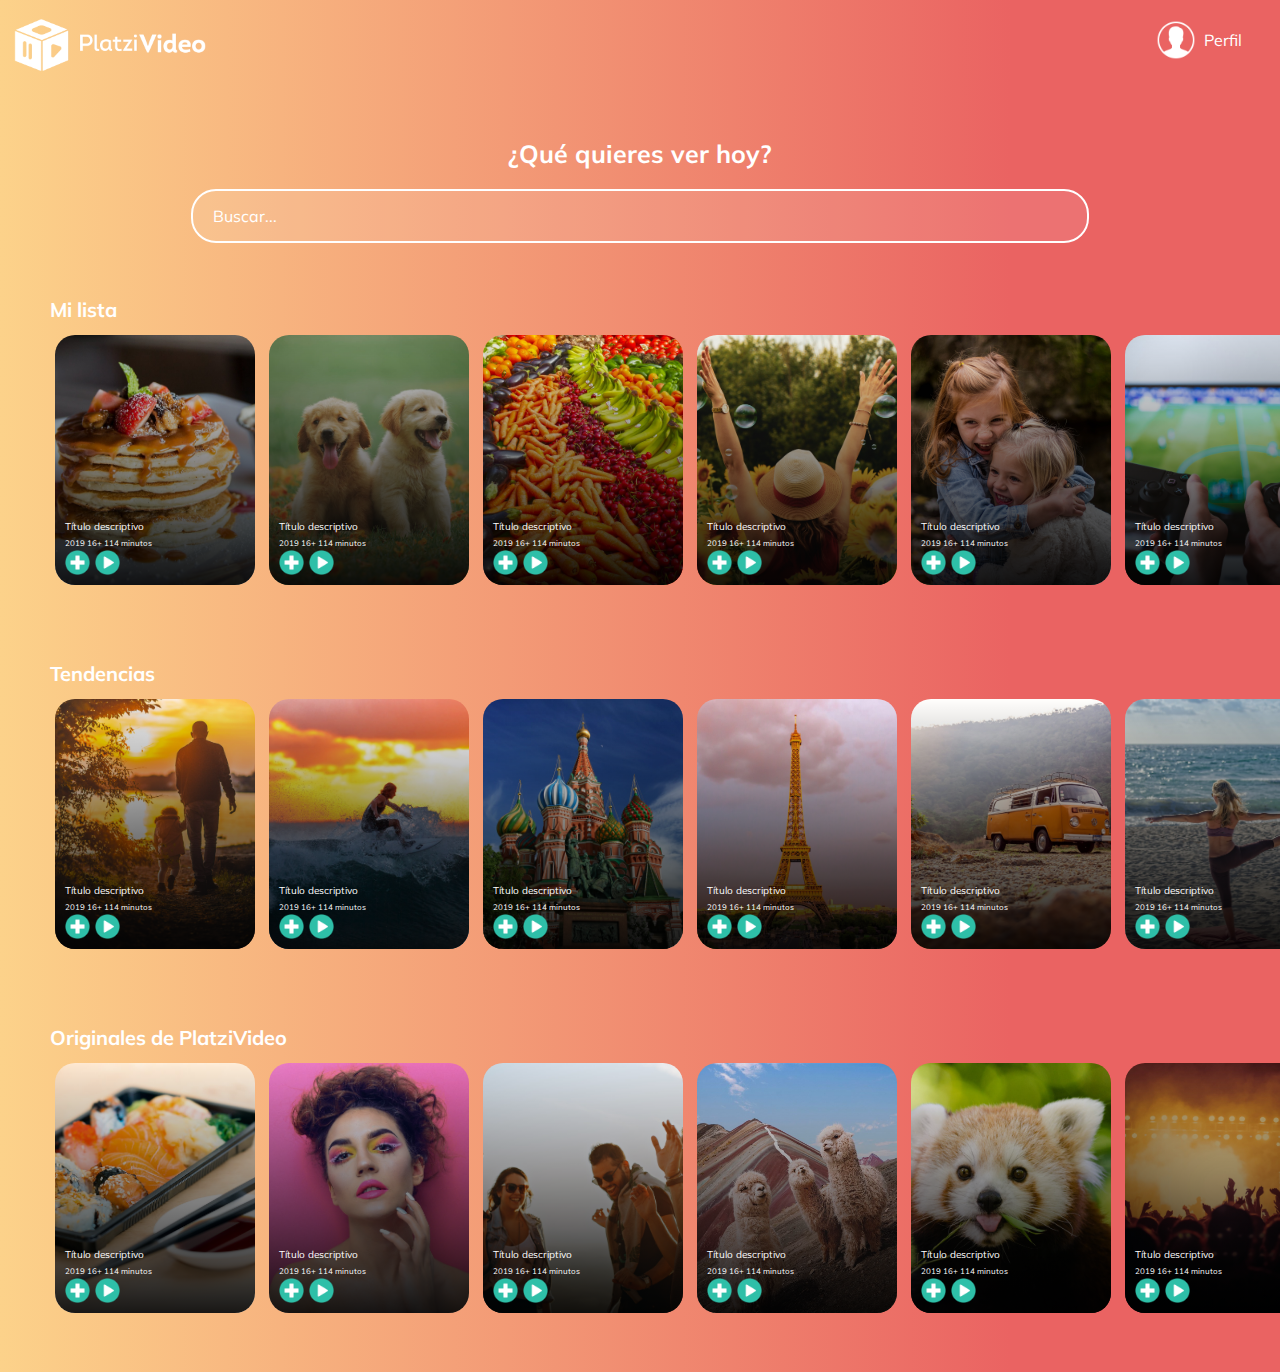
<file: index.html>
<!DOCTYPE html>
<html lang="en">

<head>
    <meta charset="UTF-8">
    <meta name="viewport" content="width=device-width, initial-scale=1.0">
    <meta http-equiv="X-UA-Compatible" content="ie=edge">
    <title>Platzi video</title>
    <link rel="stylesheet" href="css/estilos.css">
    <link href="https://fonts.googleapis.com/css?family=Muli&display=swap" rel="stylesheet">
</head>

<body>
    <header class=header>
        <img class="header__img" src='images/logo.png' />
        <div class="header__menu">
            <div class="header__menu--profile">
                <img src="images/user-icon.png" alt="usuario" />
                <p>Perfil</p>
            </div>
            <ul>
                <li><a href="">Cuenta</a></li>
                <li><a href="">Cerrar sesión</a></li>
            </ul>
        </div>
    </header>
    <section class="main">
        <h2 class="main__title">¿Qué quieres ver hoy?</h2>
        <input class="input" type="text" placeholder="Buscar...">
    </section>

    <h2 class="categories__title">Mi lista</h2>
</body>
<section class="carousel">
    <div class="carousel__container">
        <div class="carousel-item">
            <img class="carousel-item__img" src="images/img1.jpg" alt="yoga" />
            <div class="carousel-item__details">
                <div>
                    <img class="button_play" src="images/play.png" alt="play" />
                    <img class="button_more" src="images/more.png" alt="more" />
                </div>
                <p class="carousel-item__details--title">Título descriptivo</p>
                <p class="carousel-item__details--subtitle">2019 16+ 114 minutos</p>
            </div>
        </div>

        <div class="carousel-item">
            <img class="carousel-item__img" src="images/img2.jpg" alt="dogs" />
            <div class="carousel-item__details">
                <div>
                    <img class="button_play" src="images/play.png" alt="play" />
                    <img class="button_more" src="images/more.png" alt="more" />
                </div>
                <p class="carousel-item__details--title">Título descriptivo</p>
                <p class="carousel-item__details--subtitle">2019 16+ 114 minutos</p>
            </div>
        </div>

        <div class="carousel-item">
            <img class="carousel-item__img" src="images/img3.jpg" alt="vegetables" />
            <div class="carousel-item__details">
                <div>
                    <img class="button_play" src="images/play.png" alt="play" />
                    <img class="button_more" src="images/more.png" alt="more" />
                </div>
                <p class="carousel-item__details--title">Título descriptivo</p>
                <p class="carousel-item__details--subtitle">2019 16+ 114 minutos</p>
            </div>
        </div>

        <div class="carousel__container">
            <div class="carousel-item">
                <img class="carousel-item__img" src="images/img4.jpg" alt="happy" />
                <div class="carousel-item__details">
                    <div>
                        <img class="button_play" src="images/play.png" alt="play" />
                        <img class="button_more" src="images/more.png" alt="more" />
                    </div>
                    <p class="carousel-item__details--title">Título descriptivo</p>
                    <p class="carousel-item__details--subtitle">2019 16+ 114 minutos</p>
                </div>
            </div>

            <div class="carousel__container">
                <div class="carousel-item">
                    <img class="carousel-item__img" src="images/img5.jpg" alt="girls" />
                    <div class="carousel-item__details">
                        <div>
                            <img class="button_play" src="images/play.png" alt="play" />
                            <img class="button_more" src="images/more.png" alt="more" />
                        </div>
                        <p class="carousel-item__details--title">Título descriptivo</p>
                        <p class="carousel-item__details--subtitle">2019 16+ 114 minutos</p>
                    </div>
                </div>

                <div class="carousel__container">
                    <div class="carousel-item">
                        <img class="carousel-item__img" src="images/img6.jpg" alt=gaming" />
                        <div class="carousel-item__details">
                            <div>
                                <img class="button_play" src="images/play.png" alt="play" />
                                <img class="button_more" src="images/more.png" alt="more" />
                            </div>
                            <p class="carousel-item__details--title">Título descriptivo</p>
                            <p class="carousel-item__details--subtitle">2019 16+ 114 minutos</p>
                        </div>
                    </div>

                    <div class="carousel__container">
                        <div class="carousel-item">
                            <img class="carousel-item__img" src="images/img7.jpg" alt="woman" />
                            <div class="carousel-item__details">
                                <div>
                                    <img class="button_play" src="images/play.png" alt="play" />
                                    <img class="button_more" src="images/more.png" alt="more" />
                                </div>
                                <p class="carousel-item__details--title">Título descriptivo</p>
                                <p class="carousel-item__details--subtitle">2019 16+ 114 minutos</p>
                            </div>
                        </div>
                    </div>
</section>


<h2 class="categories__title">Tendencias</h2>
</body>
<section class="carousel">
    <div class="carousel__container">
        <div class="carousel-item">
            <img class="carousel-item__img" src="images/img15.jpg" alt="yoga" />
            <div class="carousel-item__details">
                <div>
                    <img class="button_play" src="images/play.png" alt="play" />
                    <img class="button_more" src="images/more.png" alt="more" />
                </div>
                <p class="carousel-item__details--title">Título descriptivo</p>
                <p class="carousel-item__details--subtitle">2019 16+ 114 minutos</p>
            </div>
        </div>

        <div class="carousel-item">
            <img class="carousel-item__img" src="images/img16.jpg" alt="dogs" />
            <div class="carousel-item__details">
                <div>
                    <img class="button_play" src="images/play.png" alt="play" />
                    <img class="button_more" src="images/more.png" alt="more" />
                </div>
                <p class="carousel-item__details--title">Título descriptivo</p>
                <p class="carousel-item__details--subtitle">2019 16+ 114 minutos</p>
            </div>
        </div>

        <div class="carousel-item">
            <img class="carousel-item__img" src="images/img17.jpg" alt="vegetables" />
            <div class="carousel-item__details">
                <div>
                    <img class="button_play" src="images/play.png" alt="play" />
                    <img class="button_more" src="images/more.png" alt="more" />
                </div>
                <p class="carousel-item__details--title">Título descriptivo</p>
                <p class="carousel-item__details--subtitle">2019 16+ 114 minutos</p>
            </div>
        </div>

        <div class="carousel__container">
            <div class="carousel-item">
                <img class="carousel-item__img" src="images/img18.jpg" alt="happy" />
                <div class="carousel-item__details">
                    <div>
                        <img class="button_play" src="images/play.png" alt="play" />
                        <img class="button_more" src="images/more.png" alt="more" />
                    </div>
                    <p class="carousel-item__details--title">Título descriptivo</p>
                    <p class="carousel-item__details--subtitle">2019 16+ 114 minutos</p>
                </div>
            </div>

            <div class="carousel__container">
                <div class="carousel-item">
                    <img class="carousel-item__img" src="images/img19.jpg" alt="girls" />
                    <div class="carousel-item__details">
                        <div>
                            <img class="button_play" src="images/play.png" alt="play" />
                            <img class="button_more" src="images/more.png" alt="more" />
                        </div>
                        <p class="carousel-item__details--title">Título descriptivo</p>
                        <p class="carousel-item__details--subtitle">2019 16+ 114 minutos</p>
                    </div>
                </div>

                <div class="carousel__container">
                    <div class="carousel-item">
                        <img class="carousel-item__img" src="images/img20.jpg" alt=gaming" />
                        <div class="carousel-item__details">
                            <div>
                                <img class="button_play" src="images/play.png" alt="play" />
                                <img class="button_more" src="images/more.png" alt="more" />
                            </div>
                            <p class="carousel-item__details--title">Título descriptivo</p>
                            <p class="carousel-item__details--subtitle">2019 16+ 114 minutos</p>
                        </div>
                    </div>

                    <div class="carousel__container">
                        <div class="carousel-item">
                            <img class="carousel-item__img" src="images/img21.jpg" alt="woman" />
                            <div class="carousel-item__details">
                                <div>
                                    <img class="button_play" src="images/play.png" alt="play" />
                                    <img class="button_more" src="images/more.png" alt="more" />
                                </div>
                                <p class="carousel-item__details--title">Título descriptivo</p>
                                <p class="carousel-item__details--subtitle">2019 16+ 114 minutos</p>
                            </div>
                        </div>
                    </div>
</section>

<h2 class="categories__title">Originales de PlatziVideo</h2>
</body>
<section class="carousel">
    <div class="carousel__container">
        <div class="carousel-item">
            <img class="carousel-item__img" src="images/img8.jpg" alt="yoga" />
            <div class="carousel-item__details">
                <div>
                    <img class="button_play" src="images/play.png" alt="play" />
                    <img class="button_more" src="images/more.png" alt="more" />
                </div>
                <p class="carousel-item__details--title">Título descriptivo</p>
                <p class="carousel-item__details--subtitle">2019 16+ 114 minutos</p>
            </div>
        </div>

        <div class="carousel-item">
            <img class="carousel-item__img" src="images/img9.jpg" alt="dogs" />
            <div class="carousel-item__details">
                <div>
                    <img class="button_play" src="images/play.png" alt="play" />
                    <img class="button_more" src="images/more.png" alt="more" />
                </div>
                <p class="carousel-item__details--title">Título descriptivo</p>
                <p class="carousel-item__details--subtitle">2019 16+ 114 minutos</p>
            </div>
        </div>

        <div class="carousel-item">
            <img class="carousel-item__img" src="images/img10.jpg" alt="vegetables" />
            <div class="carousel-item__details">
                <div>
                    <img class="button_play" src="images/play.png" alt="play" />
                    <img class="button_more" src="images/more.png" alt="more" />
                </div>
                <p class="carousel-item__details--title">Título descriptivo</p>
                <p class="carousel-item__details--subtitle">2019 16+ 114 minutos</p>
            </div>
        </div>

        <div class="carousel__container">
            <div class="carousel-item">
                <img class="carousel-item__img" src="images/img11.jpg" alt="happy" />
                <div class="carousel-item__details">
                    <div>
                        <img class="button_play" src="images/play.png" alt="play" />
                        <img class="button_more" src="images/more.png" alt="more" />
                    </div>
                    <p class="carousel-item__details--title">Título descriptivo</p>
                    <p class="carousel-item__details--subtitle">2019 16+ 114 minutos</p>
                </div>
            </div>

            <div class="carousel__container">
                <div class="carousel-item">
                    <img class="carousel-item__img" src="images/img12.jpg" alt="girls" />
                    <div class="carousel-item__details">
                        <div>
                            <img class="button_play" src="images/play.png" alt="play" />
                            <img class="button_more" src="images/more.png" alt="more" />
                        </div>
                        <p class="carousel-item__details--title">Título descriptivo</p>
                        <p class="carousel-item__details--subtitle">2019 16+ 114 minutos</p>
                    </div>
                </div>

                <div class="carousel__container">
                    <div class="carousel-item">
                        <img class="carousel-item__img" src="images/img13.jpg" alt=gaming" />
                        <div class="carousel-item__details">
                            <div>
                                <img class="button_play" src="images/play.png" alt="play" />
                                <img class="button_more" src="images/more.png" alt="more" />
                            </div>
                            <p class="carousel-item__details--title">Título descriptivo</p>
                            <p class="carousel-item__details--subtitle">2019 16+ 114 minutos</p>
                        </div>
                    </div>

                    <div class="carousel__container">
                        <div class="carousel-item">
                            <img class="carousel-item__img" src="images/img14.jpg" alt="woman" />
                            <div class="carousel-item__details">
                                <div>
                                    <img class="button_play" src="images/play.png" alt="play" />
                                    <img class="button_more" src="images/more.png" alt="more" />
                                </div>
                                <p class="carousel-item__details--title">Título descriptivo</p>
                                <p class="carousel-item__details--subtitle">2019 16+ 114 minutos</p>
                            </div>
                        </div>
                    </div>
</section>

</html>
</file>
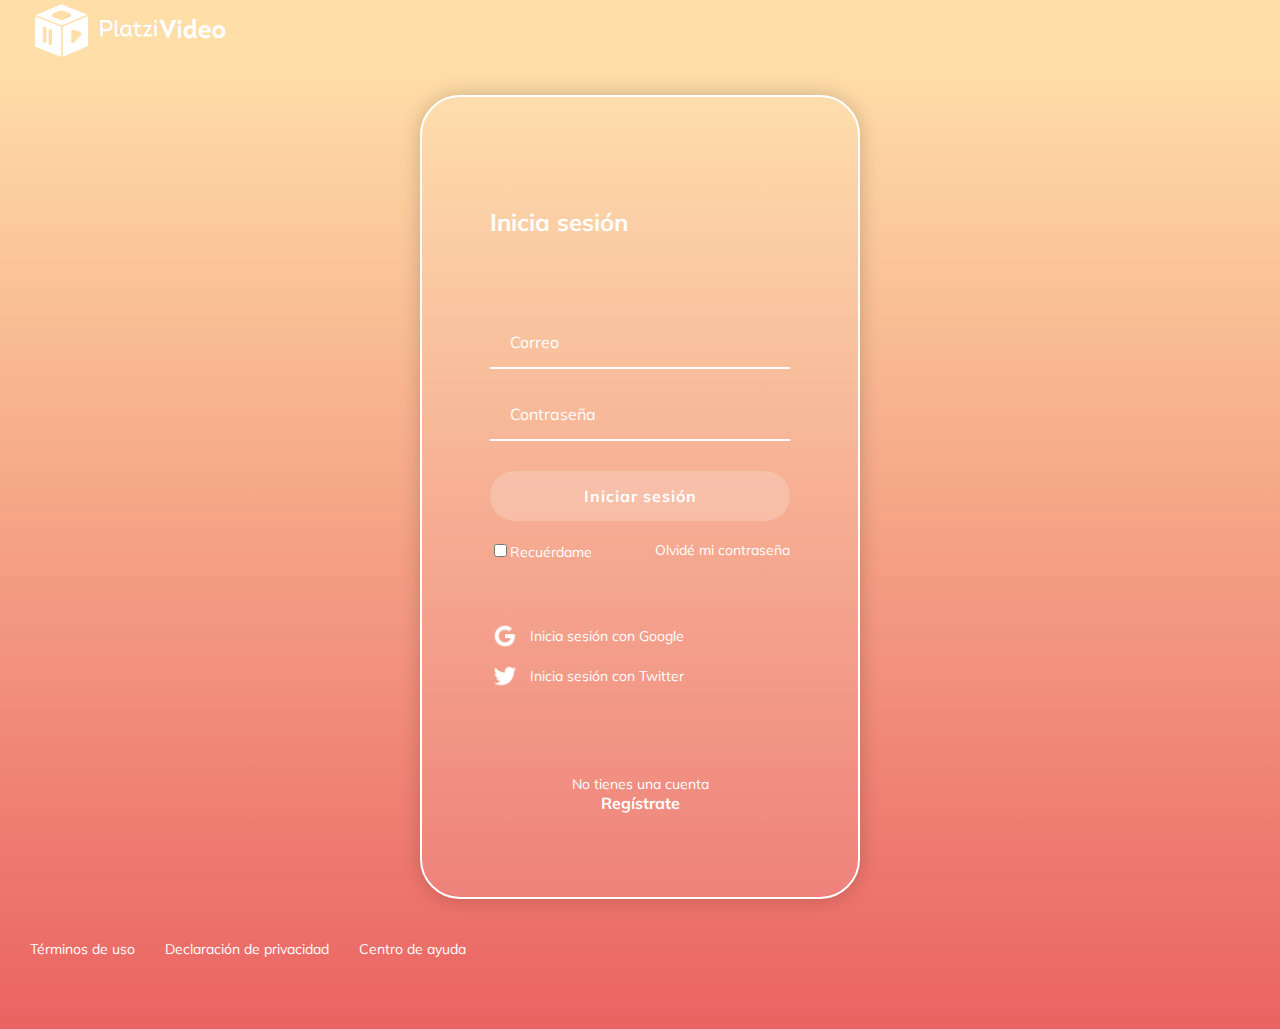
<file: iniciar-sesion.html>
<!DOCTYPE html>
<html lang="en">
<head>
    <meta charset="UTF-8">
    <meta name="viewport" content="width=device-width, initial-scale=1.0">
    <meta http-equiv="X-UA-Compatible" content="ie=edge">
    <link href="https://fonts.googleapis.com/css?family=Muli&display=swap" rel="stylesheet">
    <link rel="stylesheet" href="css/iniciar-sesion.css">
    <title>Iniciar Sesión</title>
</head>
<body>
    <header>
        <img class="header__img" src="assets/logo-platzi-video-BW2.png" alt="logo">
    </header>
    <section class="login">
        <div class="login__container">
            <h2>Inicia sesión</h2>
            <form class="login__container--form">
                <input class="input" type="text" placeholder="Correo">
                <input class="input" type="password" placeholder="Contraseña">
                <button class="button"> Iniciar sesión</button>
                <div class="login__container--remember-me">
                    <label>
                        <input type="checkbox" name="" id="box1" value="checkbos">Recuérdame
                    </label>
                    <a href="/">Olvidé mi contraseña</a>
                </div>
            </form>
        <section class="login__container--social-media">
            <div><img src="assets/google-icon.png" alt="google">Inicia sesión con Google</div>
            <div><img src="assets/twitter-icon.png" alt="twitter">Inicia sesión con Twitter</div>
        </section>
        <p class="login__container--register">No tienes una cuenta<a href="/">Regístrate</a></p>
        </div>
    <footer class="footer">
        <a href="/">Términos de uso</a>
        <a href="/">Declaración de privacidad</a>
        <a href="/">Centro de ayuda</a>
    </footer>
</body>
</html>
</file>
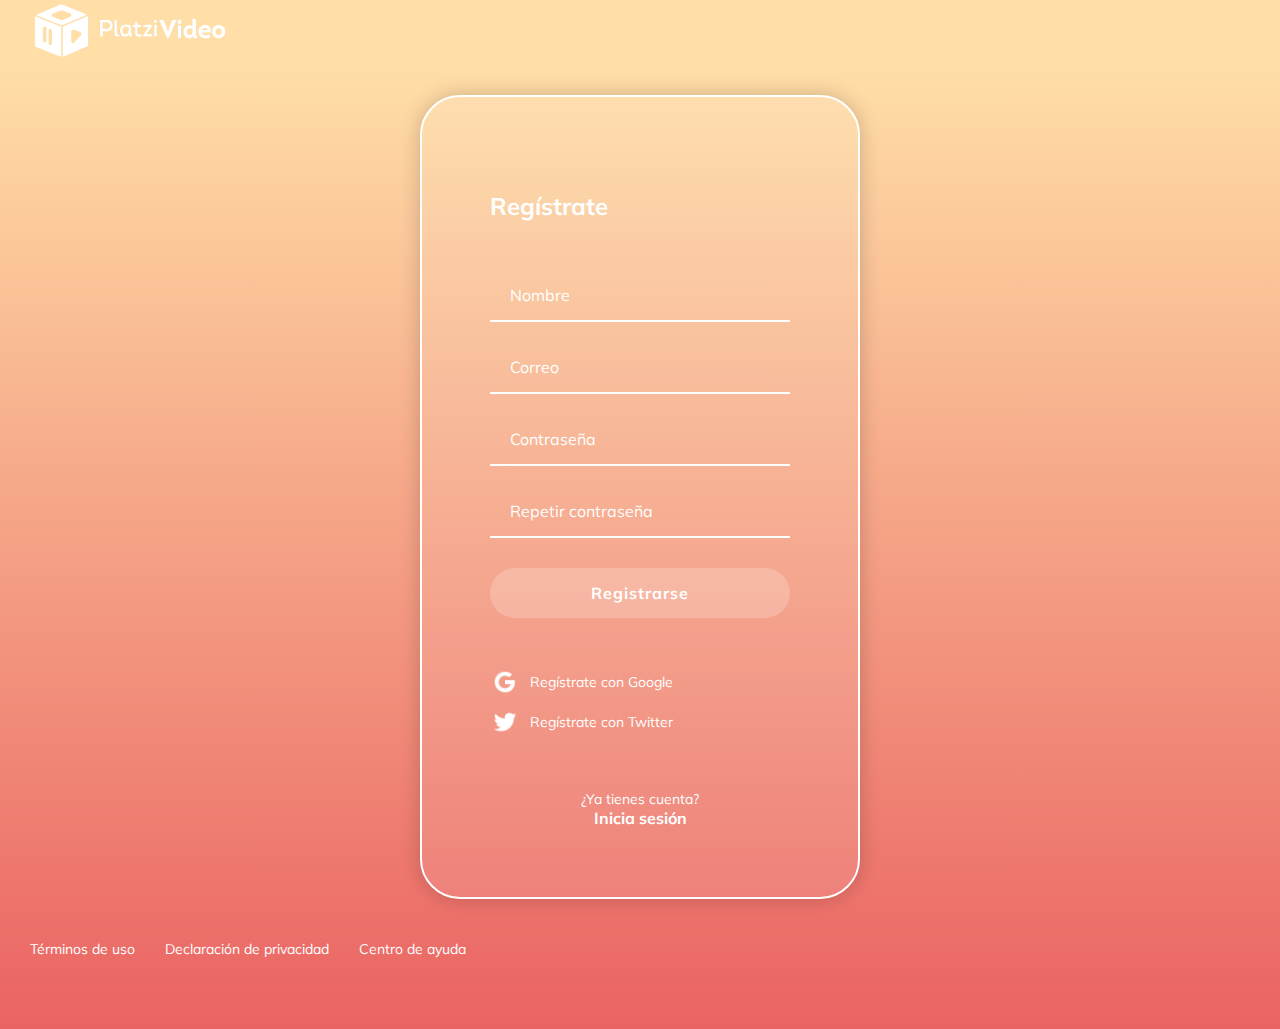
<file: Registro.html>
<!DOCTYPE html>
<html lang="en">
<head>
    <meta charset="UTF-8">
    <meta name="viewport" content="width=device-width, initial-scale=1.0">
    <meta http-equiv="X-UA-Compatible" content="ie=edge">
    <link href="https://fonts.googleapis.com/css?family=Muli&display=swap" rel="stylesheet">
    <link rel="stylesheet" href="css/Registro.css">
    <title>Registro</title>
</head>
<body>
    <header>
        <img class="header__img" src="assets/logo-platzi-video-BW2.png" alt="logo">
    </header>
    <section class="login">
        <div class="login__container">
            <h2>Regístrate</h2>
            <form class="login__container--form">
                <input class="input" type="text" placeholder="Nombre">
                <input class="input" type="text" placeholder="Correo">
                <input class="input" type="password" placeholder="Contraseña">
                <input class="input" type="password" placeholder="Repetir contraseña">
                <button class="button"> Registrarse</button>
                <div class="login__container--remember-me"></div>
            </form>
        <section class="login__container--social-media">
            <div><img src="assets/google-icon.png" alt="google">Regístrate con Google</div>
            <div><img src="assets/twitter-icon.png" alt="twitter">Regístrate con Twitter</div>
        </section>
        <p class="login__container--register">¿Ya tienes cuenta? <a href="/">Inicia sesión</a></p>
        </div>
    <footer class="footer">
        <a href="/">Términos de uso</a>
        <a href="/">Declaración de privacidad</a>
        <a href="/">Centro de ayuda</a>
    </footer>
</body>
</html>
</file>
<file: css/estilos.css>
body {
  margin: 0;
  font-family: 'Muli', sans-serif;
  background: rgb(252, 210, 138);
  background: linear-gradient(90deg, rgba(252, 210, 138, 1) 0%, rgba(234, 99, 98, 1) 79%);
}

.header {
  background: rgb(252, 210, 138);
  background: linear-gradient(90deg, rgba(252, 210, 138, 1) 0%, rgba(234, 99, 98, 1) 79%);
  width: 100%;
  height: 80px;
  display: flex;
  justify-content: space-between;
  align-items: center;
}

.header__img {
  width: 200px;
  margin-top: 10px;
  margin-left: 10px;
}

.header__menu {
  margin-right: 30px;
}

.header__menu ul {
  display: none;
  list-style: none;
  padding: 0px;
  position: absolute;
  width: 100px;
  text-align: right;
  margin: 0px 0px 0px -14px;
}

.header__menu:hover ul,
ul:hover {
  display: block;
}

.header__menu li {
  margin: 10px 0px;
}

.header__menu li a {
  color: white;
  text-decoration: none;
}

.header__menu li a:hover {
  text-decoration: underline;
}

.header__menu--profile {
  margin-right: 8px;
  display: flex;
  align-items: center;
  cursor: pointer;
}

.header__menu--profile img {
  margin-right: 8px;
  width: 40px;
}

.header__menu--profile p {
  margin: 0px;
  color: white;
}

/* Buscador */
.main {
  align-items: center;
  display: flex;
  flex-direction: column;
  height: 200px;
  justify-content: center;
  margin: 0 30px;
  text-align: center;
}

.main__title {
  color: white;
  font-size: 25px;
}

.input {
  background-color: rgba(255, 255, 255, 0.1);
  border: 2px solid white;
  border-radius: 25px;
  color: white;
  font-family: 'Muli', sans-serif;
  font-size: 16px;
  height: 50px;
  padding: 0px 20px;
  width: 70%;
  outline: none;
}

::placeholder {
  color: white;
}

.categories__title {
  color: white;
  font-size: 20px;
  position: absolute;
  padding-left: 50px;
  width: 100%;
}

/* Carrusel */
.carousel {
  width: 100%;
  overflow: scroll;
  padding: 55px;
  position: relative;

}

.carousel__container {
  white-space: nowrap;
  /* margin: 70px 0px; */
  /* padding-bottom: 10px;  */
  display: inline-block;

}

.carousel-item {
  background-color: palevioletred;
  width: 200px;
  height: 250px;
  border-radius: 20px;
  overflow: hidden;
  margin-right: 10px;
  display: inline-block;
  position: relative;
  cursor: pointer;
  transition: 450ms all;
  transform-origin: center left;

}

.carousel-item:hover~.carousel-item {
  transform: translate3d(100px, 0, 0);
}

.carousel__container:hover .carousel-item {
  opacity: 0.2;
}

.carousel__container:hover .carousel-item:hover {
  transform: scale(1.5);
  opacity: 1;
}

.carousel-item__img {
  width: 200px;
  height: 250px;
  object-fit: cover;
}

.carousel-item__details {
  background: linear-gradient(to top, rgba(0, 0, 0, 0.9) 0%, rgba(0, 0, 0, 0) 100%);
  font-size: 10px;
  opacity: 1;
  transition: 450ms opacity;
  padding: 10px;
  position: absolute;
  top: 0;
  left: 0;
  right: 0;
  bottom: 0;
}

.carousel-item__details--title {
  color: white;
  margin: 5px 0px 0px 0px;
  position: absolute;
  top: 180px;
}

.carousel-item__details--subtitle {
  color: white;
  font-size: 8px;
  margin: 3px 0px;
  position: absolute;
  top: 200px;
}

.button_play {
  width: 25px;
  height: 25px;
  position: absolute;
  top: 215px;
  left: 40px;
}

.button_more {
  width: 25px;
  height: 25px;
  position: absolute;
  top: 215px;
}

::-webkit-scrollbar {
  width: 10px;
  height: 10px;

}

::-webkit-scrollbar-thumb {
  background: rgba(255, 255, 255, 0.2);
  border-radius: 12px;
}
</file>
<file: css/iniciar-sesion.css>
body {
    margin: 0;
    font-family: 'Muli', sans-serif;
    background-color: #FFDEA7;
}

.header {
    align-items: center;
    color: white;
    display: flex;
    height: 100px;
    justify-content: space-between;
    top: 0px;
    width: 100%;
}

.header__img {
    margin-left: 30px;
    width: 200px;
}

.login {
    background: linear-gradient(#FFDEA7, #EA6362);
    display: flex;
    align-items: center;
    justify-content: center;
    flex-direction: column;
    padding: 30px 0px;
    min-height: calc(100vh - 200px);
}

.login__container {
    background-color: rgba(255, 255, 255, 0.1);
    border: 2px solid white;
    border-radius: 40px;
    color: white;
    padding: 60px 68px 40px;
    min-height: 700px;
    width: 300px;
    display: flex;
    justify-content: space-around;
    flex-direction: column;
}

.login__container--form {
    display: flex;
    flex-direction: column;
}

.login__container--form label {
    font-size: 14px;
}

.login__container--remember-me {
    color: white;
    display: flex;
    justify-content: space-between;
    margin-top: 10px;
}

.login__container--remember-me a {
    color: white;
    font-size: 14px;
    text-decoration: none;
}

.login__container--remember-me a:hover {
    text-decoration: underline;
}

.login__container--social-media>div {
    display: flex;
    align-items: center;
    font-size: 14px;
    margin-bottom: 10px;
}

.login__container {
    box-shadow: 0px 0px 20px 0px rgba(0, 0, 0, .2);
}

.login__container--social-media>div>img {
    width: 30px;
    margin-right: 10px;
}

.login__container--register {
    font-size: 14px;
}

.login__container--register a {
    font-size: 16px;
    font-weight: bold;
    color: white;
    text-decoration: none;
}

.login__container--register a:hover {
    text-decoration: underline;
}

.input {
    background-color: transparent;
    border-left: 0px;
    border-top: 0;
    border-right: 0px;
    border-bottom: 2px solid white;
    font-family: 'Muli', 'sans-serif';
    font-size: 16px;
    margin-bottom: 20px;
    padding: 0px 20px;
    outline: none;
    height: 50px;
}

::placeholder {
    color: white;
}

.button {
    background-color: rgba(255, 255, 255, 0.2);
    border: none;
    border-radius: 25px;
    color: white;
    cursor: pointer;
    font-size: 16px;
    font-weight: bold;
    font-family: 'Muli', 'serif';
    height: 50px;
    letter-spacing: 1px;
    margin: 10px 0;
}

.footer {
    background: transparent;
    display: flex;
    align-items: center;
    height: 100px;
    width: 100%;
}

.footer a {
    color: white;
    cursor: pointer;
    font-size: 14px;
    padding-left: 30px;
    text-decoration: none;
}

.footer a:hover {
    text-decoration: underline;
}



@media only screen and (max-width: 600px) {
    .register__container {
        background-color: transparent;
        border: none;
        box-shadow: none;
        padding: 0px;
        width: 100%;
    }

    .footer {
        align-items: flex-start;
        flex-direction: column;
    }
}

.login__container--register {
    display: inline-grid;
    justify-content: center;
    justify-items: center;
}

}
</file>
<file: css/Registro.css>
body {
    margin: 0;
    font-family: 'Muli', sans-serif;
    background-color: #FFDEA7;
}

.header {
    align-items: center;
    color: white;
    display: flex;
    height: 100px;
    justify-content: space-between;
    top: 0px;
    width: 100%;
}

.header__img {
    margin-left: 30px;
    width: 200px;
}

.login {
    background: linear-gradient(#FFDEA7, #EA6362);
    display: flex;
    align-items: center;
    justify-content: center;
    flex-direction: column;
    padding: 30px 0px;
    min-height: calc(100vh - 200px);
}

.login__container {
    background-color: rgba(255, 255, 255, 0.1);
    border: 2px solid white;
    border-radius: 40px;
    color: white;
    padding: 60px 68px 40px;
    min-height: 700px;
    width: 300px;
    display: flex;
    justify-content: space-around;
    flex-direction: column;
}

.login__container--form {
    display: flex;
    flex-direction: column;
}

.login__container--form label {
    font-size: 14px;
}

.login__container--remember-me {
    color: white;
    display: flex;
    justify-content: space-between;
    margin-top: 10px;
}

.login__container--remember-me a {
    color: white;
    font-size: 14px;
    text-decoration: none;
}

.login__container--remember-me a:hover {
    text-decoration: underline;
}

.login__container--social-media>div {
    display: flex;
    align-items: center;
    font-size: 14px;
    margin-bottom: 10px;
}

.login__container {
    box-shadow: 0px 0px 20px 0px rgba(0, 0, 0, .2);
}

.login__container--social-media>div>img {
    width: 30px;
    margin-right: 10px;
}

.login__container--social-media:hover {
    text-decoration: underline;
    cursor: pointer;
}

.login__container--register {
    font-size: 14px;
    display: flex;
    justify-items: center;
    flex-direction: column;
    align-items: center;
}

.login__container--register a {
    font-size: 16px;
    font-weight: bold;
    color: white;
    text-decoration: none;
}

.login__container--register a:hover {
    text-decoration: underline;
}

.input {
    background-color: transparent;
    border-left: 0px;
    border-top: 0;
    border-right: 0px;
    border-bottom: 2px solid white;
    font-family: 'Muli', 'sans-serif';
    font-size: 16px;
    margin-bottom: 20px;
    padding: 0px 20px;
    outline: none;
    height: 50px;
}

::placeholder {
    color: white;
}

.button {
    background-color: rgba(255, 255, 255, 0.2);
    border: none;
    border-radius: 25px;
    color: white;
    cursor: pointer;
    font-size: 16px;
    font-weight: bold;
    font-family: 'Muli', 'serif';
    height: 50px;
    letter-spacing: 1px;
    margin: 10px 0;
}

.footer {
    background: transparent;
    display: flex;
    align-items: center;
    height: 100px;
    width: 100%;
}

.footer a {
    color: white;
    cursor: pointer;
    font-size: 14px;
    padding-left: 30px;
    text-decoration: none;
}

.footer a:hover {
    text-decoration: underline;
}

@media only screen and (max-width: 600px) {
    .register__container {
        background-color: transparent;
        border: none;
        box-shadow: none;
        padding: 0px;
        width: 100%;
    }

    .login__container {
        box-shadow: none;
        background-color: transparent;
        border: none;
    }

    .footer {
        align-items: flex-start;
        flex-direction: column;
    }
}
</file>
